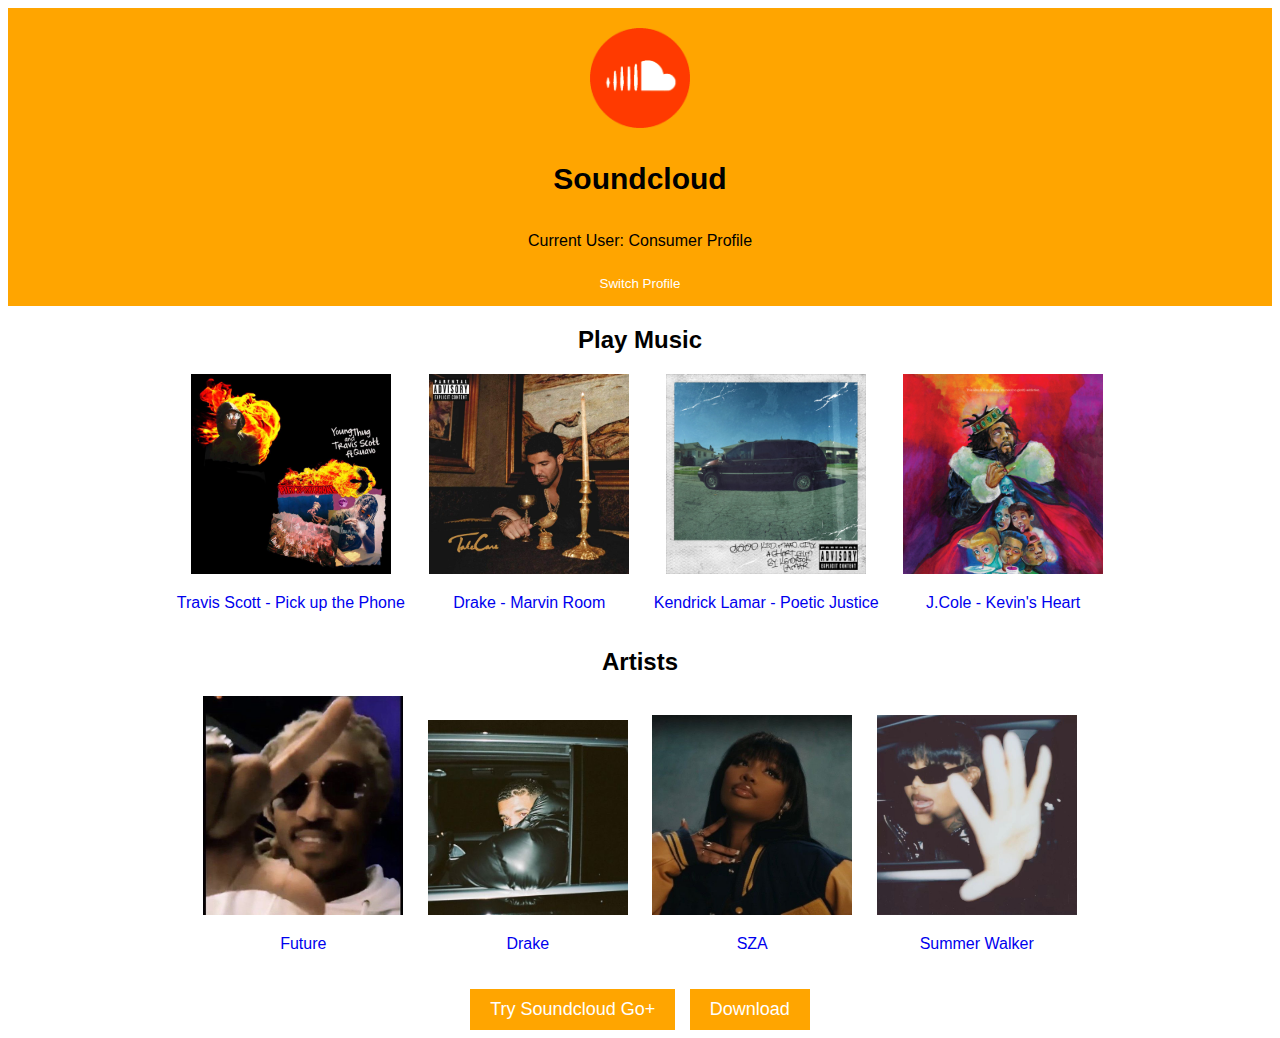
<file: index.html>
<!DOCTYPE html>
<html lang="en">
  <head>
    <meta charset="UTF-8" />
    <meta name="viewport" content="width=device-width, initial-scale=1.0" />
    <title>Soundcloud</title>
    <link rel="stylesheet" href="styles.css" />
    <!-- Reference your external CSS file here -->
  </head>
  <body>
    <header class="header-container">
      <div class="logo">
        <a href="index.html">
          <img src="home-button.png" alt="Home Button" />
        </a>
      </div>
      <div class="title">
        <h1>Soundcloud</h1>
      </div>
      <div class="user-profile">
        <p id="user-profile-text">Current User: Consumer Profile</p>
        <a href="artist-index.html" class="switch-button-link">
          <!-- Specify the URL of your payment page here -->
          <button id="switch-profile">Switch Profile</button>
        </a>
      </div>
    </header>

    <main>
      <div class="centered-header">
        <h2>Play Music</h2>
      </div>
      <div class="centered-buttons">
        <a href="#" id="button1">
          <img src="button1.jpg" alt="Button 1" />
          <p>Travis Scott - Pick up the Phone</p>
        </a>
        <a href="#" id="button2">
          <img src="button2.jpg" alt="Button 2" />
          <p>Drake - Marvin Room</p>
        </a>
        <a href="#" id="button3">
          <img src="button3.jpg" alt="Button 3" />
          <p>Kendrick Lamar - Poetic Justice</p>
        </a>
        <a href="#" id="button4">
          <img src="button4.jpg" alt="Button 4" />
          <p>J.Cole - Kevin's Heart</p>
        </a>
      </div>
      <div class="centered-header">
        <h2>Artists</h2>
      </div>
      <div class="centered-buttons">
        <a href="#" id="button1">
          <img src="button5.jpg" alt="Button 1" />
          <p>Future</p>
        </a>
        <a href="#" id="button2">
          <img src="button6.jpg" alt="Button 2" />
          <p>Drake</p>
        </a>
        <a href="#" id="button3">
          <img src="button7.jpg" alt="Button 3" />
          <p>SZA</p>
        </a>
        <a href="#" id="button4">
          <img src="button8.jpg" alt="Button 4" />
          <p>Summer Walker</p>
        </a>
      </div>
      <div class="go-button">
        <a href="payment-page.html" class="go-button-link">
          <!-- Specify the URL of your payment page here -->
          <button>Try Soundcloud Go+</button>
        </a>
        <button class="download-button">Download</button>
      </div>
    </main>
    <script src="script.js"></script>
  </body>
</html>
</file>
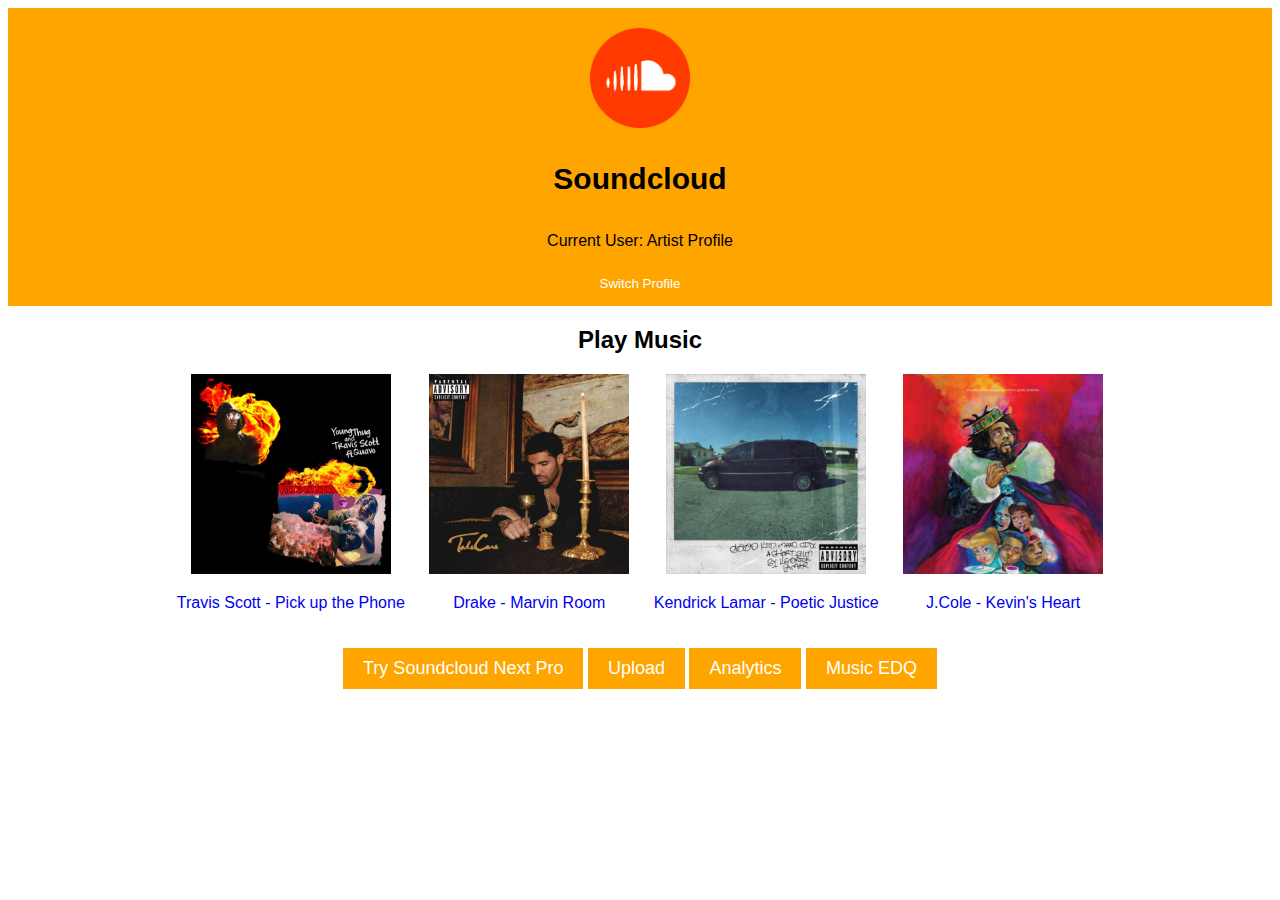
<file: artist-index.html>
<!DOCTYPE html>
<html lang="en">
  <head>
    <meta charset="UTF-8" />
    <meta name="viewport" content="width=device-width, initial-scale=1.0" />
    <title>Soundcloud</title>
    <link rel="stylesheet" href="styles.css" />
    <!-- Reference your external CSS file here -->
  </head>
  <body>
    <header class="header-container">
      <div class="logo">
        <a href="index.html">
          <img src="home-button.png" alt="Home Button" />
        </a>
      </div>
      <div class="title">
        <h1>Soundcloud</h1>
      </div>
      <div class="user-profile">
        <p id="user-profile-text">Current User: Artist Profile</p>
        <a href="index.html" class="switch-button-link">
          <!-- Specify the URL of your payment page here -->
          <button id="switch-profile">Switch Profile</button>
        </a>
      </div>
    </header>

    <main>
      <div class="centered-header">
        <h2>Play Music</h2>
      </div>
      <div class="centered-buttons">
        <a href="#" id="button1">
          <img src="button1.jpg" alt="Button 1" />
          <p>Travis Scott - Pick up the Phone</p>
        </a>
        <a href="#" id="button2">
          <img src="button2.jpg" alt="Button 2" />
          <p>Drake - Marvin Room</p>
        </a>
        <a href="#" id="button3">
          <img src="button3.jpg" alt="Button 3" />
          <p>Kendrick Lamar - Poetic Justice</p>
        </a>
        <a href="#" id="button4">
          <img src="button4.jpg" alt="Button 4" />
          <p>J.Cole - Kevin's Heart</p>
        </a>
      </div>
      <div class="go-button">
        <a href="next-payment-page.html" class="go-button-link">
          <!-- Specify the URL of your payment page here -->
          <button>Try Soundcloud Next Pro</button>
        </a>
        <button class="upload-button">Upload</button>
        <button class="analytics-button">Analytics</button>
        <button class="edq-button">Music EDQ</button>
      </div>
    </main>
    <script src="script.js"></script>
  </body>
</html>
</file>
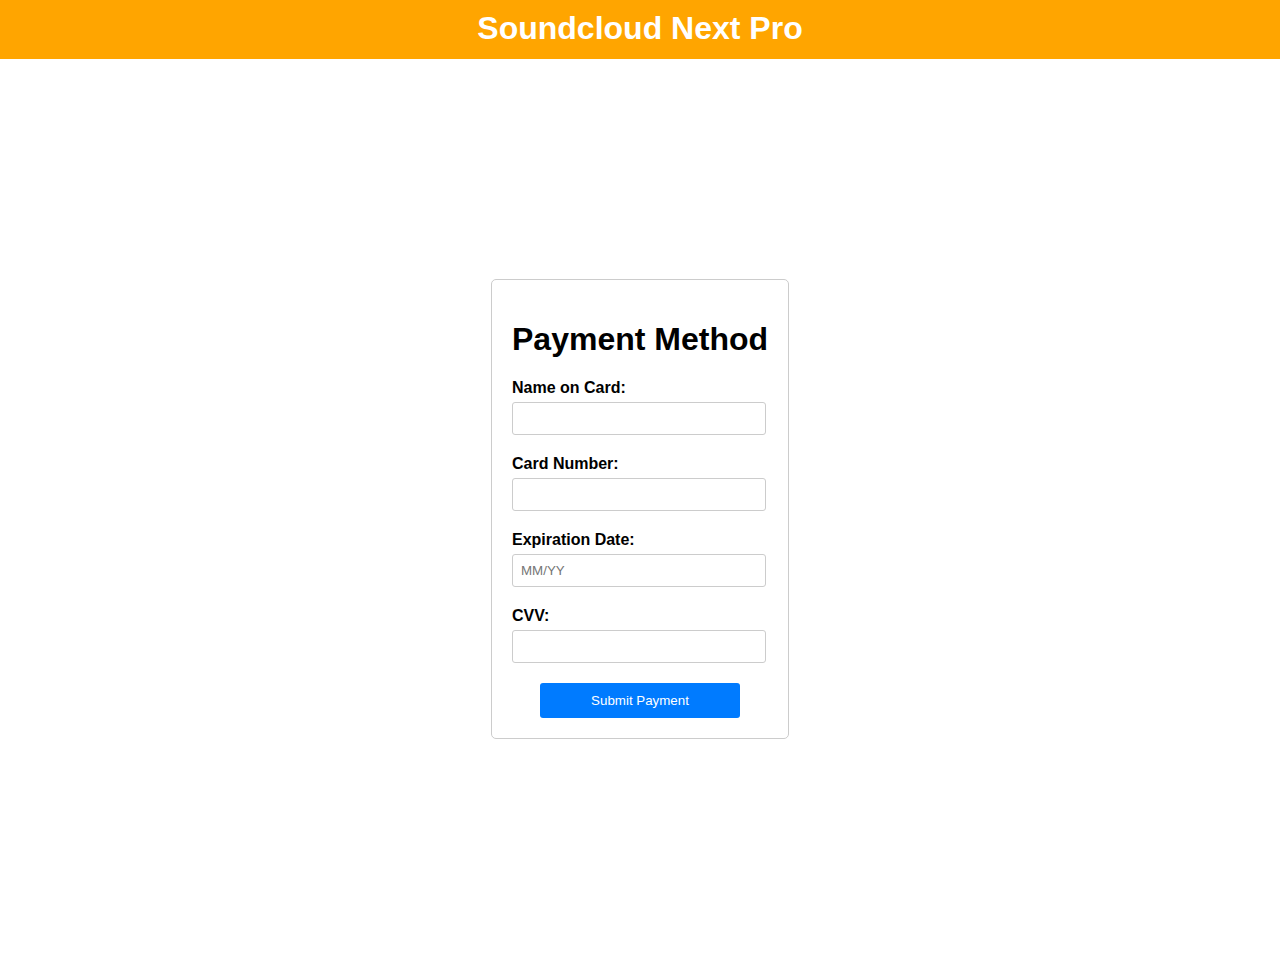
<file: next-payment-page.html>
<!DOCTYPE html>
<html>
  <head>
    <meta charset="UTF-8" />
    <title>Payment Page</title>
    <link rel="stylesheet" type="text/css" href="payment-styles.css" />
  </head>
  <body>
    <header>
      <h1>Soundcloud Next Pro</h1>
    </header>
    <div class="page-container">
      <div class="container" id="payment-container">
        <h1>Payment Method</h1>
        <form id="payment-form">
          <div class="form-group">
            <label for="name">Name on Card:</label>
            <input type="text" id="name" name="name" required />
          </div>
          <div class="form-group">
            <label for="card-number">Card Number:</label>
            <input type="text" id="card-number" name="card-number" required />
          </div>
          <div class="form-group">
            <label for="exp-date">Expiration Date:</label>
            <input
              type="text"
              id="exp-date"
              name="exp-date"
              placeholder="MM/YY"
              required
            />
          </div>
          <div class="form-group">
            <label for="cvv">CVV:</label>
            <input type="number" id="cvv" name="cvv" required />
          </div>
          <div class="button-container">
            <button type="submit">Submit Payment</button>
          </div>
        </form>
      </div>
    </div>
    <div class="confirmation" id="confirmation" style="display: none">
      <h2>Payment Confirmed, enjoy SoundCloud Next Pro</h2>
      <a href="artist-index.html" class="go-button-link">
        <!-- Specify the URL of your payment page here -->
        <button id="back-button">Back</button>
      </a>
    </div>
    <script src="script-payment.js"></script>
  </body>
</html>
</file>
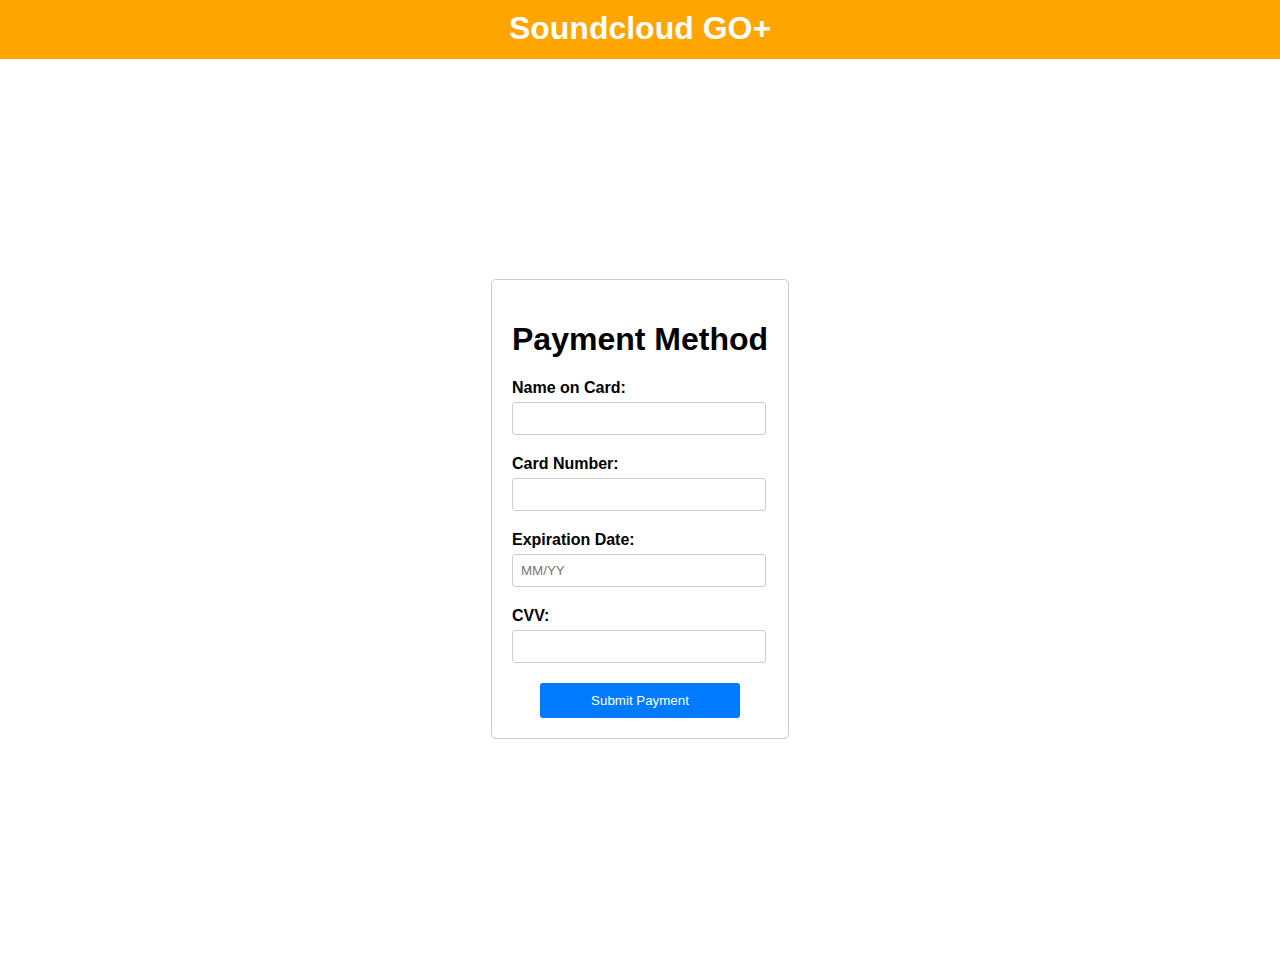
<file: payment-page.html>
<!DOCTYPE html>
<html>
  <head>
    <meta charset="UTF-8" />
    <title>Payment Page</title>
    <link rel="stylesheet" type="text/css" href="payment-styles.css" />
  </head>
  <body>
    <header>
      <h1>Soundcloud GO+</h1>
    </header>
    <div class="page-container">
      <div class="container" id="payment-container">
        <h1>Payment Method</h1>
        <form id="payment-form">
          <div class="form-group">
            <label for="name">Name on Card:</label>
            <input type="text" id="name" name="name" required />
          </div>
          <div class="form-group">
            <label for="card-number">Card Number:</label>
            <input type="text" id="card-number" name="card-number" required />
          </div>
          <div class="form-group">
            <label for="exp-date">Expiration Date:</label>
            <input
              type="text"
              id="exp-date"
              name="exp-date"
              placeholder="MM/YY"
              required
            />
          </div>
          <div class="form-group">
            <label for="cvv">CVV:</label>
            <input type="number" id="cvv" name="cvv" required />
          </div>
          <div class="button-container">
            <button type="submit">Submit Payment</button>
          </div>
        </form>
      </div>
    </div>
    <div class="confirmation" id="confirmation" style="display: none">
      <h2>Payment Confirmed, enjoy SoundCloud Go+</h2>
      <a href="index.html" class="go-button-link">
        <!-- Specify the URL of your payment page here -->
        <button id="back-button">Back</button>
      </a>
    </div>
    <script src="script-payment.js"></script>
  </body>
</html>
</file>
<file: styles.css>
/* styles.css */

body {
  font-family: Arial, sans-serif;
}

/* Style the header container */
.header-container {
  display: flex;
  flex-direction: column; /* Stack child elements vertically */
  align-items: center; /* Center child elements horizontally */
  background-color: orange;
  padding: 10px;
  text-align: center; /* Center text within the header container */
}

/* Style the logo div */
.logo {
  padding: 10px;
}

/* Style the logo image */
.logo img {
  width: 100px;
  height: auto;
}

/* Style the title */
.title {
  flex-grow: 1; /* Allow title to grow and take up remaining space */
  align-items: center;
}

/* Optional: Add a specific font size for the title */
.title h1 {
  font-size: 30px; /* Adjust the font size as needed */
}

.user-profile {
  display: flex;
  flex-direction: column;
  align-items: center; /* Center the content horizontally */
  justify-content: center; /* Center the content vertically */
}

/* Style the "Switch Profile" button */
#switch-profile {
  background-color: orange;
  color: white;
  border: none;
  padding: 5px 10px;
  cursor: pointer;
  margin-top: 5px;
}

#switch-profile:hover {
  background-color: #ff6600; /* Change color on hover */
}

.centered-header {
  text-align: center; /* Center the content horizontally */
  margin-top: 20px; /* Add top margin for spacing */
}

.centered-header h2 {
  font-size: 24px; /* Adjust the font size as needed */
}

.centered-buttons {
  text-align: center; /* Center the content horizontally */
  margin-top: 20px; /* Add top margin for spacing */
}

/* Style the image buttons */
.centered-buttons a {
  display: inline-block; /* Display buttons side by side */
  margin: 0 10px; /* Add horizontal margin for spacing between buttons */
  text-align: center; /* Center the button content horizontally */
  text-decoration: none; /* Remove underlines from anchor links */
}

.centered-buttons img {
  width: 200px; /* Adjust the image width as needed */
  height: auto;
  cursor: pointer; /* Add pointer cursor for buttons */
}

.centered-buttons a:hover img {
  opacity: 0.7; /* Reduce opacity on hover */
}

.go-button {
  text-align: center; /* Center the content horizontally */
  margin-top: 20px; /* Add top margin for spacing */
}

.go-button button {
  background-color: orange;
  color: white;
  border: none;
  padding: 10px 20px;
  font-size: 18px;
  cursor: pointer;
}

.go-button button:hover {
  background-color: #ff6600; /* Change color on hover */
}

/* Style the "Go+" button link */
.go-button-link {
  text-decoration: none; /* Remove underlines from anchor links */
  display: inline-block; /* Remove default anchor styling */
}

/* Style the "Download" button */
.download-button {
  background-color: orange;
  color: white;
  border: none;
  padding: 10px 20px;
  font-size: 18px;
  cursor: pointer;
  margin-left: 10px; /* Add left margin to separate it from the "Go+" button */
}

.download-button:hover {
  background-color: #ff6600; /* Change color on hover */
}
</file>
<file: payment-styles.css>
body {
    font-family: Arial, sans-serif;
    margin: 0;
    padding: 0;
}

/* Style the header */
header {
    background-color: orange;
    text-align: center;
    padding: 10px 0;
    border-bottom: 2px solid #FFA500; /* Orange border at the bottom */
}

header h1 {
    color: white; /* Text color */
    margin: 0; /* Remove default margin */
}

.page-container {
    display: flex;
    justify-content: center;
    align-items: center;
    min-height: 100vh;
}

#payment-container {
    max-width: 400px;
    padding: 20px;
    border: 1px solid #ccc;
    border-radius: 5px;
    background-color: #fff;
    margin-top: 20px;
    margin-bottom: 20px; /* Add margin at the bottom to separate from confirmation */
}

.form-group {
    margin-bottom: 20px;
}

label {
    display: block;
    font-weight: bold;
}

/* Adjust the width and padding for the input fields */
input[type="text"],
input[type="number"],
select {
    width: 92%;
    padding: 8px; /* Adjust the padding as needed */
    margin-top: 5px;
    border: 1px solid #ccc;
    border-radius: 3px;
}

.button-container {
    text-align: center;
    margin-top: 20px;
}

button {
    background-color: #007bff;
    color: #fff;
    padding: 10px 20px;
    border: none;
    border-radius: 3px;
    cursor: pointer;
    width: 100%; /* Set a fixed width for the button */
    max-width: 200px; /* Adjust the maximum width as needed */
    margin: 0 auto; /* Center the button horizontally */
}

.confirmation {
    text-align: center;
    display: none;
    margin-top: -425px; /* Add margin at the top to separate from payment container */
}
</file>
